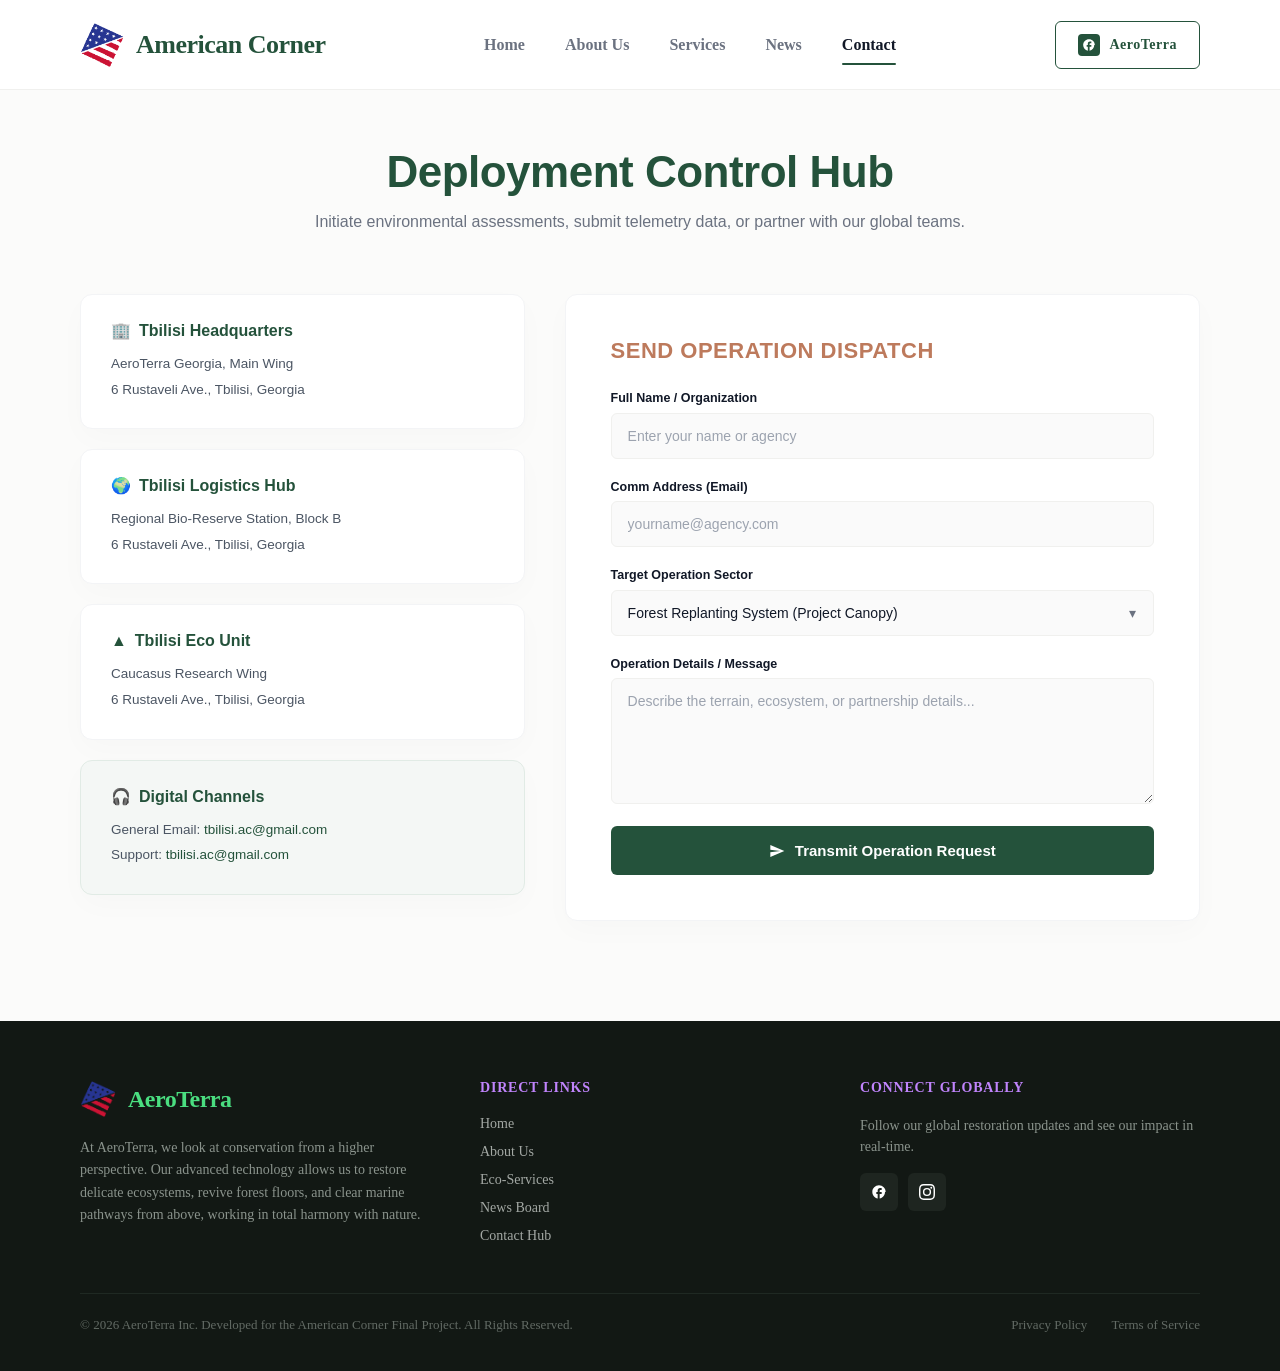
<file: Pages/Contact.html>
<!doctype html>
<html lang="en">
  <head>
    <meta charset="UTF-8" />
    <meta name="viewport" content="width=device-width, initial-scale=1.0" />
    <title>Deployment Control Hub - AeroTerra</title>
    <link rel="stylesheet" href="/style/reset.css" />
    <link rel="stylesheet" href="/style/style.css" />
  </head>
  <body>
    <nav class="navbar">
      <div class="logo-container" onclick="window.location.href = '/'">
        <img
          src="/images/amspaces_logo_mark.png"
          alt="Logo"
          class="logo-icon"
        />
        <span class="logo-text">American Corner</span>
      </div>

      <ul class="nav-links">
        <li><a href="/">Home</a></li>
        <li><a href="/Pages/About.html">About Us</a></li>
        <li><a href="/Pages/services.html">Services</a></li>
        <li><a href="/Pages/News.html">News</a></li>
        <li><a href="/Pages/Contact.html" class="active">Contact</a></li>
      </ul>

      <a
        href="https://www.facebook.com/AmericanCornerTbilisi"
        class="cta-button"
        target="_blank"
        rel="noopener noreferrer"
      >
        <div class="ts-icon">
          <svg viewBox="0 0 24 24" fill="currentColor">
            <path
              d="M22 12c0-5.52-4.48-10-10-10S2 6.48 2 12c0 4.84 3.44 8.87 8 9.8V15H8v-3h2V9.5C10 7.57 11.57 6 13.5 6H16v3h-2c-.55 0-1 .45-1 1v2h3v3h-3v6.8c4.56-.93 8-4.96 8-9.8z"
            />
          </svg>
        </div>
        AeroTerra
      </a>
    </nav>

    <main>
      <section class="contact-hero">
        <h1 class="contact-main-title">Deployment Control Hub</h1>
        <p class="contact-subtitle">
          Initiate environmental assessments, submit telemetry data, or partner
          with our global teams.
        </p>
      </section>

      <div class="contact-layout-container">
        <section class="contact-info-cards">
          <div class="info-card-block">
            <h2 class="card-branch-title">
              <span class="card-icon-emoji">🏢</span> Tbilisi Headquarters
            </h2>
            <p>AeroTerra Georgia, Main Wing</p>
            <p>6 Rustaveli Ave., Tbilisi, Georgia</p>
          </div>

          <div class="info-card-block">
            <h2 class="card-branch-title">
              <span class="card-icon-emoji">🌍</span> Tbilisi Logistics Hub
            </h2>
            <p>Regional Bio-Reserve Station, Block B</p>
            <p>6 Rustaveli Ave., Tbilisi, Georgia</p>
          </div>

          <div class="info-card-block">
            <h2 class="card-branch-title">
              <span class="card-icon-emoji">▲</span> Tbilisi Eco Unit
            </h2>
            <p>Caucasus Research Wing</p>
            <p>6 Rustaveli Ave., Tbilisi, Georgia</p>
          </div>

          <div class="info-card-block digital-channels-override">
            <h2 class="card-branch-title">
              <span class="card-icon-emoji">🎧</span> Digital Channels
            </h2>
            <p>
              <strong>General Email:</strong>
              <a href="mailto:tbilisi.ac@gmail.com">tbilisi.ac@gmail.com</a>
            </p>
            
            <p>
              <strong>Support:</strong>
              <a href="mailto:tbilisi.ac@gmail.com">tbilisi.ac@gmail.com</a>
            </p>
          </div>
        </section>

        <section class="contact-form-wrapper">
          <form class="dispatch-form" action="#" method="POST">
            <h2 class="form-main-title">SEND OPERATION DISPATCH</h2>

            <div class="form-input-group">
              <label for="orgName">Full Name / Organization</label>
              <input
                type="text"
                id="orgName"
                name="organization"
                placeholder="Enter your name or agency"
                required
              />
            </div>

            <div class="form-input-group">
              <label for="commEmail">Comm Address (Email)</label>
              <input
                type="type"
                id="commEmail"
                name="email"
                placeholder="yourname@agency.com"
                required
              />
            </div>

            <div class="form-input-group">
              <label for="opSector">Target Operation Sector</label>
              <div class="select-menu-wrapper">
                <select id="opSector" name="sector" required>
                  <option value="canopy">
                    Forest Replanting System (Project Canopy)
                  </option>
                  <option value="microplastic">
                    Ocean Microplastic Extractor
                  </option>
                  <option value="airlifting">Wildlife Airlifting Pods</option>
                  <option value="coral">Coral Canopy Scaffolds</option>
                  <option value="glacial">Glacial Stabilizer Arrays</option>
                  <option value="disaster">Post-Disaster Bio-Shields</option>
                </select>
              </div>
            </div>

            <div class="form-input-group">
              <label for="opDetails">Operation Details / Message</label>
              <textarea
                id="opDetails"
                name="details"
                rows="6"
                placeholder="Describe the terrain, ecosystem, or partnership details..."
                required
              ></textarea>
            </div>

            <button type="submit" class="transmit-dispatch-button">
              <svg
                class="transmit-icon-svg"
                viewBox="0 0 24 24"
                fill="currentColor"
              >
                <path d="M2.01 21L23 12 2.01 3 2 10l15 2-15 2z" />
              </svg>
              Transmit Operation Request
            </button>
          </form>
        </section>
      </div>
    </main>

    <footer class="footer-container">
      <div class="footer-top">
        <div class="footer-brand">
          <div class="footer-logo-row">
            <img
              src="/images/amspaces_logo_mark.png"
              alt="AeroTerra Logo"
              class="footer-logo-icon"
            />
            <span class="footer-logo-text">AeroTerra</span>
          </div>
          <p class="footer-description-text">
            At AeroTerra, we look at conservation from a higher perspective. Our
            advanced technology allows us to restore delicate ecosystems, revive
            forest floors, and clear marine pathways from above, working in
            total harmony with nature.
          </p>
        </div>

        <div class="footer-links-col">
          <h3 class="footer-heading">DIRECT LINKS</h3>
          <ul class="footer-links-list">
            <li><a href="#">Home</a></li>
            <li><a href="/Pages/About.html">About Us</a></li>
            <li><a href="/Pages/services.html">Eco-Services</a></li>
            <li><a href="/Pages/News.html">News Board</a></li>
            <li><a href="/Pages/Contact.html">Contact Hub</a></li>
          </ul>
        </div>

        <div class="footer-social-col">
          <h3 class="footer-heading">CONNECT GLOBALLY</h3>
          <p class="footer-social-text">
            Follow our global restoration updates and see our impact in
            real-time.
          </p>

          <div class="footer-social-icons">
            <a href="#" class="social-icon-btn" aria-label="Facebook">
              <svg viewBox="0 0 24 24" fill="currentColor">
                <path
                  d="M22 12c0-5.52-4.48-10-10-10S2 6.48 2 12c0 4.84 3.44 8.87 8 9.8V15H8v-3h2V9.5C10 7.57 11.57 6 13.5 6H16v3h-2c-.55 0-1 .45-1 1v2h3v3h-3v6.8c4.56-.93 8-4.96 8-9.8z"
                />
              </svg>
            </a>

            <a href="#" class="social-icon-btn" aria-label="Instagram">
              <svg viewBox="0 0 24 24" fill="currentColor">
                <path
                  d="M12 2.163c3.204 0 3.584.012 4.85.07 3.252.148 4.771 1.691 4.919 4.919.058 1.265.069 1.645.069 4.849 0 3.205-.012 3.584-.069 4.849-.149 3.225-1.664 4.771-4.919 4.919-1.266.058-1.644.07-4.85.07-3.204 0-3.584-.012-4.849-.07-3.26-.149-4.771-1.699-4.919-4.92-.058-1.265-.07-1.644-.07-4.849 0-3.204.013-3.583.07-4.849.149-3.227 1.664-4.771 4.919-4.919 1.266-.057 1.645-.069 4.849-.069zM12 0C8.741 0 8.333.014 7.053.072 2.695.272.273 2.69.073 7.051.014 8.333 0 8.741 0 12c0 3.259.014 3.668.072 4.948.2 4.358 2.618 6.78 6.98 6.98 1.281.058 1.689.072 4.948.072 3.259 0 3.668-.014 4.948-.072 4.354-.2 6.782-2.618 6.979-6.98.059-1.28.073-1.689.073-4.948 0-3.259-.014-3.667-.072-4.947-.196-4.354-2.617-6.78-6.979-6.98C15.668.014 15.259 0 12 0zm0 5.838a6.162 6.162 0 100 12.324 6.162 6.162 0 000-12.324zM12 16a4 4 0 110-8 4 4 0 010 8zm6.406-11.845a1.44 1.44 0 100 2.881 1.44 1.44 0 000-2.881z"
                />
              </svg>
            </a>
          </div>
        </div>
      </div>

      <hr class="footer-divider" />

      <div class="footer-bottom">
        <span class="copyright"
          >© 2026 AeroTerra Inc. Developed for the American Corner Final
          Project. All Rights Reserved.</span
        >
        <div class="legal-links">
          <a href="#">Privacy Policy</a>
          <a href="#">Terms of Service</a>
        </div>
      </div>
    </footer>
  </body>
</html>
</file>
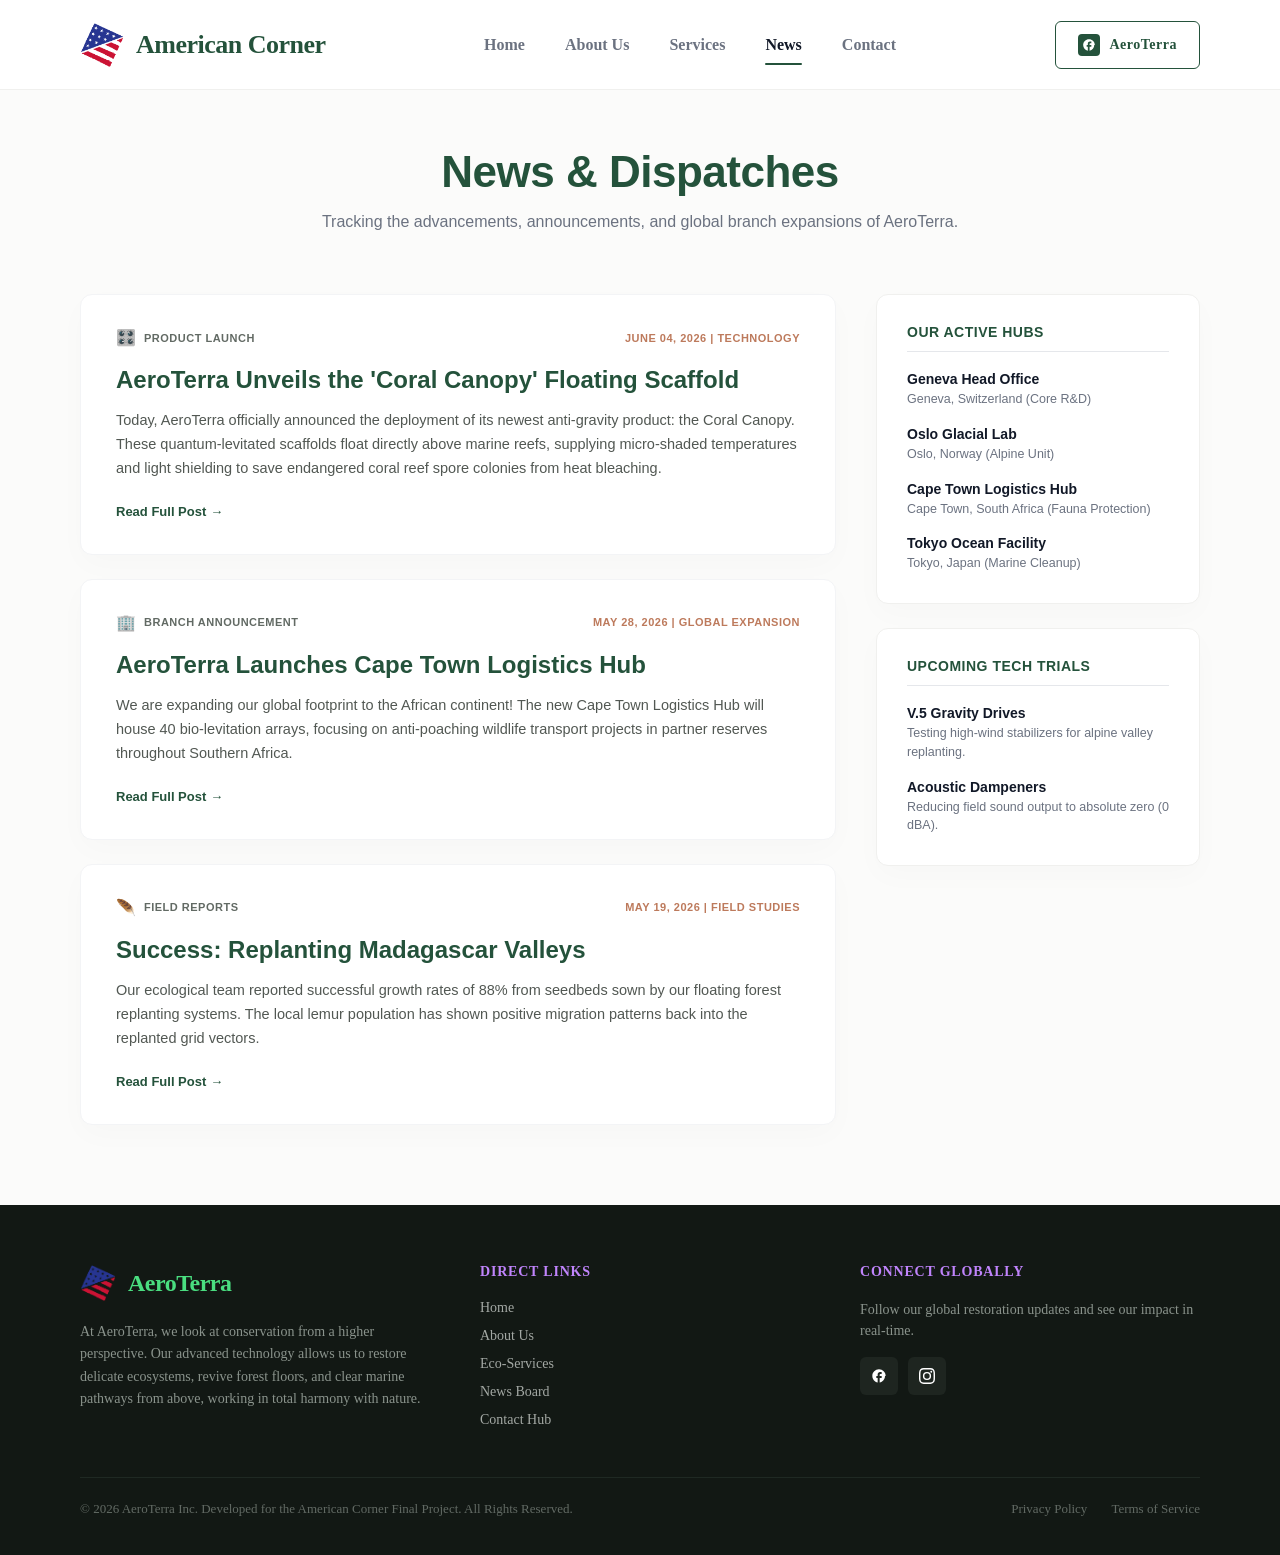
<file: Pages/News.html>
<!doctype html>
<html lang="en">
  <head>
    <meta charset="UTF-8" />
    <meta name="viewport" content="width=device-width, initial-scale=1.0" />
    <title>News & Dispatches - AeroTerra</title>
    <link rel="stylesheet" href="/style/reset.css" />
    <link rel="stylesheet" href="/style/style.css" />
  </head>
  <body>
    <nav class="navbar">
      <div class="logo-container" onclick="window.location.href = '/'">
        <img
          src="/images/amspaces_logo_mark.png"
          alt="Logo"
          class="logo-icon"
        />
        <span class="logo-text">American Corner</span>
      </div>

      <ul class="nav-links">
        <li><a href="/">Home</a></li>
        <li><a href="/Pages/About.html">About Us</a></li>
        <li><a href="/Pages/services.html">Services</a></li>
        <li><a href="/Pages/News.html" class="active">News</a></li>
        <li><a href="/Pages/Contact.html">Contact</a></li>
      </ul>

      <a
        href="https://www.facebook.com/AmericanCornerTbilisi"
        class="cta-button"
        target="_blank"
        rel="noopener noreferrer"
      >
        <div class="ts-icon">
          <svg viewBox="0 0 24 24" fill="currentColor">
            <path
              d="M22 12c0-5.52-4.48-10-10-10S2 6.48 2 12c0 4.84 3.44 8.87 8 9.8V15H8v-3h2V9.5C10 7.57 11.57 6 13.5 6H16v3h-2c-.55 0-1 .45-1 1v2h3v3h-3v6.8c4.56-.93 8-4.96 8-9.8z"
            />
          </svg>
        </div>
        AeroTerra
      </a>
    </nav>

    <main>
      <section class="news-hero">
        <h1 class="news-main-title">News & Dispatches</h1>
        <p class="news-subtitle">
          Tracking the advancements, announcements, and global branch expansions
          of AeroTerra.
        </p>
      </section>

      <div class="news-layout-container">
        <section class="news-feed-stream">
          <article class="news-card-entry">
            <div class="entry-meta-header">
              <div class="entry-badge-group">
                <span class="entry-icon">🎛️</span>
                <span class="entry-badge-text">PRODUCT LAUNCH</span>
              </div>
              <span class="entry-date-category"
                >JUNE 04, 2026 | TECHNOLOGY</span
              >
            </div>
            <h2 class="entry-title">
              AeroTerra Unveils the 'Coral Canopy' Floating Scaffold
            </h2>
            <p class="entry-excerpt">
              Today, AeroTerra officially announced the deployment of its newest
              anti-gravity product: the Coral Canopy. These quantum-levitated
              scaffolds float directly above marine reefs, supplying
              micro-shaded temperatures and light shielding to save endangered
              coral reef spore colonies from heat bleaching.
            </p>
            <a href="#" class="read-more-link"
              >Read Full Post <span class="arrow-transition">→</span></a
            >
          </article>

          <article class="news-card-entry">
            <div class="entry-meta-header">
              <div class="entry-badge-group">
                <span class="entry-icon">🏢</span>
                <span class="entry-badge-text">BRANCH ANNOUNCEMENT</span>
              </div>
              <span class="entry-date-category"
                >MAY 28, 2026 | GLOBAL EXPANSION</span
              >
            </div>
            <h2 class="entry-title">
              AeroTerra Launches Cape Town Logistics Hub
            </h2>
            <p class="entry-excerpt">
              We are expanding our global footprint to the African continent!
              The new Cape Town Logistics Hub will house 40 bio-levitation
              arrays, focusing on anti-poaching wildlife transport projects in
              partner reserves throughout Southern Africa.
            </p>
            <a href="#" class="read-more-link"
              >Read Full Post <span class="arrow-transition">→</span></a
            >
          </article>

          <article class="news-card-entry">
            <div class="entry-meta-header">
              <div class="entry-badge-group">
                <span class="entry-icon">🪶</span>
                <span class="entry-badge-text">FIELD REPORTS</span>
              </div>
              <span class="entry-date-category"
                >MAY 19, 2026 | FIELD STUDIES</span
              >
            </div>
            <h2 class="entry-title">Success: Replanting Madagascar Valleys</h2>
            <p class="entry-excerpt">
              Our ecological team reported successful growth rates of 88% from
              seedbeds sown by our floating forest replanting systems. The local
              lemur population has shown positive migration patterns back into
              the replanted grid vectors.
            </p>
            <a href="#" class="read-more-link"
              >Read Full Post <span class="arrow-transition">→</span></a
            >
          </article>
        </section>

        <aside class="news-sidebar-panel">
          <div class="sidebar-widget">
            <h3 class="widget-main-title">OUR ACTIVE HUBS</h3>
            <hr class="widget-title-line" />

            <div class="hub-location-item">
              <h4>Geneva Head Office</h4>
              <p>Geneva, Switzerland (Core R&D)</p>
            </div>

            <div class="hub-location-item">
              <h4>Oslo Glacial Lab</h4>
              <p>Oslo, Norway (Alpine Unit)</p>
            </div>

            <div class="hub-location-item">
              <h4>Cape Town Logistics Hub</h4>
              <p>Cape Town, South Africa (Fauna Protection)</p>
            </div>

            <div class="hub-location-item">
              <h4>Tokyo Ocean Facility</h4>
              <p>Tokyo, Japan (Marine Cleanup)</p>
            </div>
          </div>

          <div class="sidebar-widget">
            <h3 class="widget-main-title">UPCOMING TECH TRIALS</h3>
            <hr class="widget-title-line" />

            <div class="trial-info-item">
              <h4>V.5 Gravity Drives</h4>
              <p>Testing high-wind stabilizers for alpine valley replanting.</p>
            </div>

            <div class="trial-info-item">
              <h4>Acoustic Dampeners</h4>
              <p>Reducing field sound output to absolute zero (0 dBA).</p>
            </div>
          </div>
        </aside>
      </div>
    </main>

    <footer class="footer-container">
      <div class="footer-top">
        <div class="footer-brand">
          <div class="footer-logo-row">
            <img
              src="/images/amspaces_logo_mark.png"
              alt="AeroTerra Logo"
              class="footer-logo-icon"
            />
            <span class="footer-logo-text">AeroTerra</span>
          </div>
          <p class="footer-description-text">
            At AeroTerra, we look at conservation from a higher perspective. Our
            advanced technology allows us to restore delicate ecosystems, revive
            forest floors, and clear marine pathways from above, working in
            total harmony with nature.
          </p>
        </div>

        <div class="footer-links-col">
          <h3 class="footer-heading">DIRECT LINKS</h3>
          <ul class="footer-links-list">
            <li><a href="#">Home</a></li>
            <li><a href="/Pages/About.html">About Us</a></li>
            <li><a href="/Pages/services.html">Eco-Services</a></li>
            <li><a href="/Pages/News.html">News Board</a></li>
            <li><a href="/Pages/Contact.html">Contact Hub</a></li>
          </ul>
        </div>

        <div class="footer-social-col">
          <h3 class="footer-heading">CONNECT GLOBALLY</h3>
          <p class="footer-social-text">
            Follow our global restoration updates and see our impact in
            real-time.
          </p>

          <div class="footer-social-icons">
            <a href="#" class="social-icon-btn" aria-label="Facebook">
              <svg viewBox="0 0 24 24" fill="currentColor">
                <path
                  d="M22 12c0-5.52-4.48-10-10-10S2 6.48 2 12c0 4.84 3.44 8.87 8 9.8V15H8v-3h2V9.5C10 7.57 11.57 6 13.5 6H16v3h-2c-.55 0-1 .45-1 1v2h3v3h-3v6.8c4.56-.93 8-4.96 8-9.8z"
                />
              </svg>
            </a>

            <a href="#" class="social-icon-btn" aria-label="Instagram">
              <svg viewBox="0 0 24 24" fill="currentColor">
                <path
                  d="M12 2.163c3.204 0 3.584.012 4.85.07 3.252.148 4.771 1.691 4.919 4.919.058 1.265.069 1.645.069 4.849 0 3.205-.012 3.584-.069 4.849-.149 3.225-1.664 4.771-4.919 4.919-1.266.058-1.644.07-4.85.07-3.204 0-3.584-.012-4.849-.07-3.26-.149-4.771-1.699-4.919-4.92-.058-1.265-.07-1.644-.07-4.849 0-3.204.013-3.583.07-4.849.149-3.227 1.664-4.771 4.919-4.919 1.266-.057 1.645-.069 4.849-.069zM12 0C8.741 0 8.333.014 7.053.072 2.695.272.273 2.69.073 7.051.014 8.333 0 8.741 0 12c0 3.259.014 3.668.072 4.948.2 4.358 2.618 6.78 6.98 6.98 1.281.058 1.689.072 4.948.072 3.259 0 3.668-.014 4.948-.072 4.354-.2 6.782-2.618 6.979-6.98.059-1.28.073-1.689.073-4.948 0-3.259-.014-3.667-.072-4.947-.196-4.354-2.617-6.78-6.979-6.98C15.668.014 15.259 0 12 0zm0 5.838a6.162 6.162 0 100 12.324 6.162 6.162 0 000-12.324zM12 16a4 4 0 110-8 4 4 0 010 8zm6.406-11.845a1.44 1.44 0 100 2.881 1.44 1.44 0 000-2.881z"
                />
              </svg>
            </a>
          </div>
        </div>
      </div>

      <hr class="footer-divider" />

      <div class="footer-bottom">
        <span class="copyright"
          >© 2026 AeroTerra Inc. Developed for the American Corner Final
          Project. All Rights Reserved.</span
        >
        <div class="legal-links">
          <a href="#">Privacy Policy</a>
          <a href="#">Terms of Service</a>
        </div>
      </div>
    </footer>
  </body>
</html>
</file>
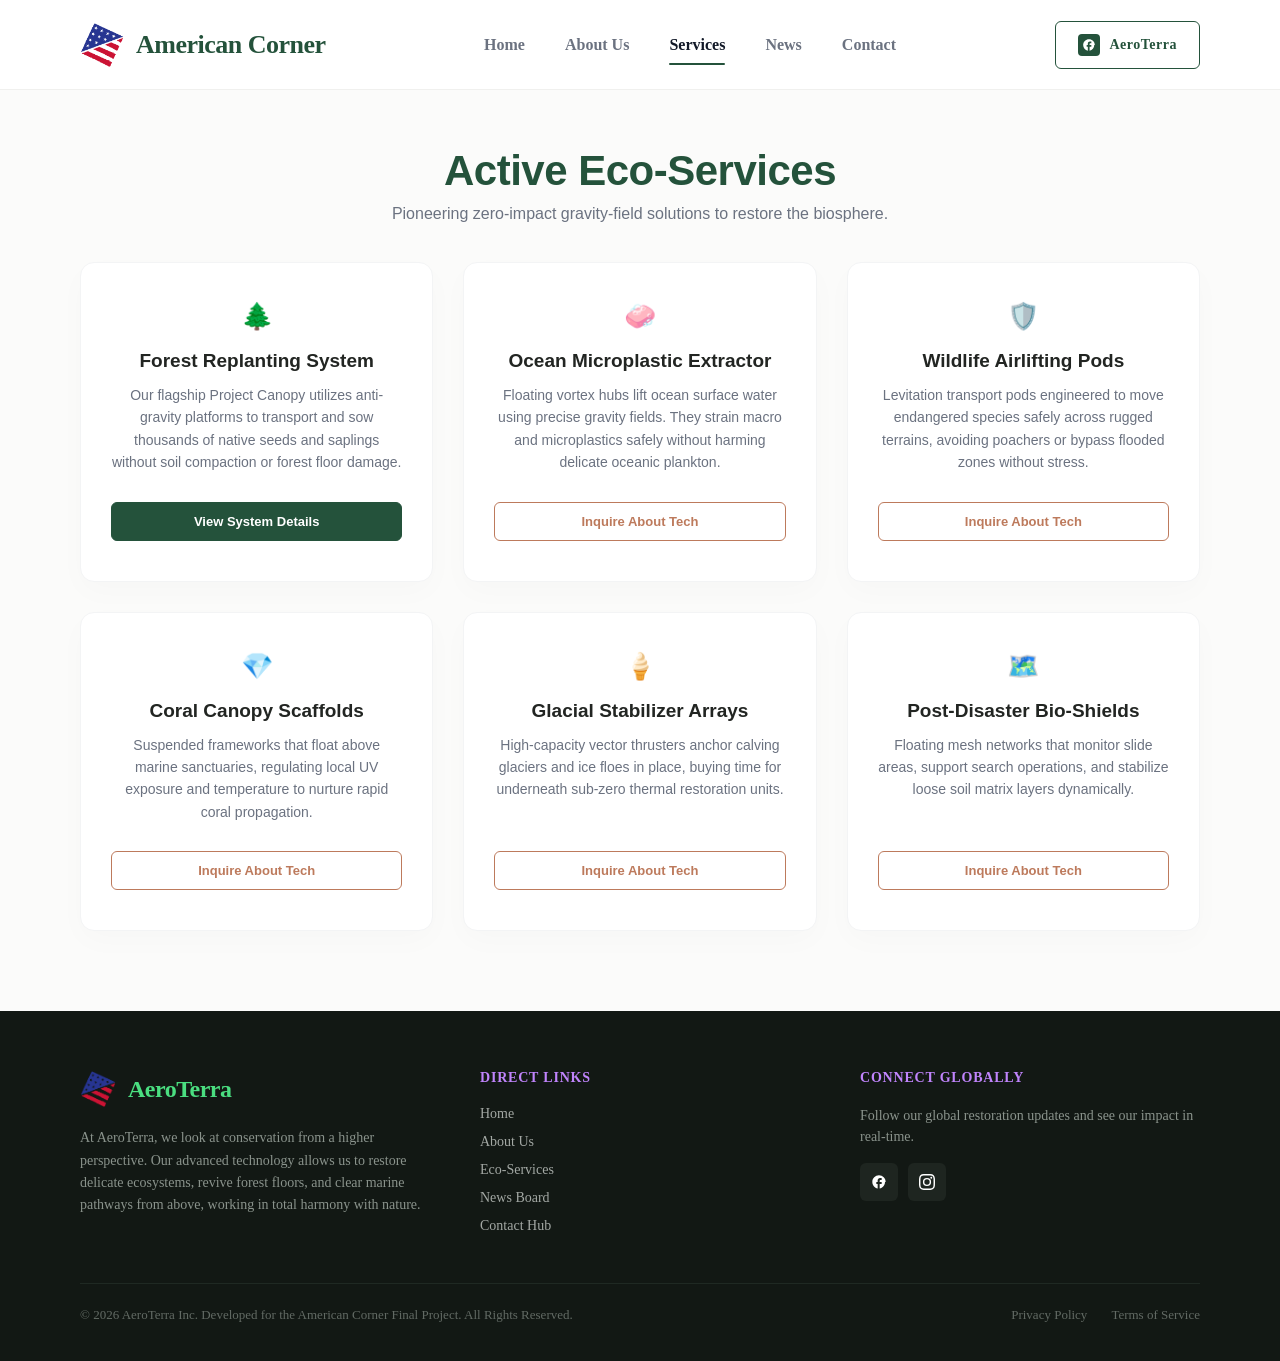
<file: Pages/services.html>
<!doctype html>
<html lang="en">
  <head>
    <meta charset="UTF-8" />
    <meta name="viewport" content="width=device-width, initial-scale=1.0" />
    <title>Active Eco-Services - AeroTerra</title>
    <link rel="stylesheet" href="/style/reset.css" />
    <link rel="stylesheet" href="/style/style.css" />
  </head>
  <body>
    <nav class="navbar">
      <div class="logo-container" onclick="window.location.href = '/'">
        <img
          src="/images/amspaces_logo_mark.png"
          alt="Logo"
          class="logo-icon"
        />
        <span class="logo-text">American Corner</span>
      </div>

      <ul class="nav-links">
        <li><a href="/">Home</a></li>
        <li><a href="/Pages/About.html">About Us</a></li>
        <li><a href="/Pages/services.html" class="active">Services</a></li>
        <li><a href="/Pages/News.html">News</a></li>
        <li><a href="/Pages/Contact.html">Contact</a></li>
      </ul>

      <a
        href="https://www.facebook.com/AmericanCornerTbilisi"
        class="cta-button"
        target="_blank"
        rel="noopener noreferrer"
      >
        <div class="ts-icon">
          <svg viewBox="0 0 24 24" fill="currentColor">
            <path
              d="M22 12c0-5.52-4.48-10-10-10S2 6.48 2 12c0 4.84 3.44 8.87 8 9.8V15H8v-3h2V9.5C10 7.57 11.57 6 13.5 6H16v3h-2c-.55 0-1 .45-1 1v2h3v3h-3v6.8c4.56-.93 8-4.96 8-9.8z"
            />
          </svg>
        </div>
        AeroTerra
      </a>
    </nav>

    <main>
      <section class="services-hero">
        <h1 class="services-main-title">Active Eco-Services</h1>
        <p class="services-subtitle">
          Pioneering zero-impact gravity-field solutions to restore the
          biosphere.
        </p>
      </section>

      <section class="services-container">
        <div class="services-grid">
          <article class="service-display-card">
            <div class="service-icon-wrapper">
              <span class="srv-icon">🌲</span>
            </div>
            <h3>Forest Replanting System</h3>
            <p>
              Our flagship Project Canopy utilizes anti-gravity platforms to
              transport and sow thousands of native seeds and saplings without
              soil compaction or forest floor damage.
            </p>
            <a href="/Pages/service-single.html" class="service-btn-primary"
              >View System Details</a
            >
          </article>

          <article class="service-display-card">
            <div class="service-icon-wrapper">
              <span class="srv-icon">🧼</span>
            </div>
            <h3>Ocean Microplastic Extractor</h3>
            <p>
              Floating vortex hubs lift ocean surface water using precise
              gravity fields. They strain macro and microplastics safely without
              harming delicate oceanic plankton.
            </p>
            <a href="/Pages/Contact.html" class="service-btn-secondary"
              >Inquire About Tech</a
            >
          </article>

          <article class="service-display-card">
            <div class="service-icon-wrapper">
              <span class="srv-icon">🛡️</span>
            </div>
            <h3>Wildlife Airlifting Pods</h3>
            <p>
              Levitation transport pods engineered to move endangered species
              safely across rugged terrains, avoiding poachers or bypass flooded
              zones without stress.
            </p>
            <a href="/Pages/Contact.html" class="service-btn-secondary"
              >Inquire About Tech</a
            >
          </article>

          <article class="service-display-card">
            <div class="service-icon-wrapper">
              <span class="srv-icon">💎</span>
            </div>
            <h3>Coral Canopy Scaffolds</h3>
            <p>
              Suspended frameworks that float above marine sanctuaries,
              regulating local UV exposure and temperature to nurture rapid
              coral propagation.
            </p>
            <a href="/Pages/Contact.html" class="service-btn-secondary"
              >Inquire About Tech</a
            >
          </article>

          <article class="service-display-card">
            <div class="service-icon-wrapper">
              <span class="srv-icon">🍦</span>
            </div>
            <h3>Glacial Stabilizer Arrays</h3>
            <p>
              High-capacity vector thrusters anchor calving glaciers and ice
              floes in place, buying time for underneath sub-zero thermal
              restoration units.
            </p>
            <a href="/Pages/Contact.html" class="service-btn-secondary"
              >Inquire About Tech</a
            >
          </article>

          <article class="service-display-card">
            <div class="service-icon-wrapper">
              <span class="srv-icon">🗺️</span>
            </div>
            <h3>Post-Disaster Bio-Shields</h3>
            <p>
              Floating mesh networks that monitor slide areas, support search
              operations, and stabilize loose soil matrix layers dynamically.
            </p>
            <a href="/Pages/Contact.html" class="service-btn-secondary"
              >Inquire About Tech</a
            >
          </article>
        </div>
      </section>
    </main>

    <footer class="footer-container">
      <div class="footer-top">
        <div class="footer-brand">
          <div class="footer-logo-row">
            <img
              src="/images/amspaces_logo_mark.png"
              alt="AeroTerra Logo"
              class="footer-logo-icon"
            />
            <span class="footer-logo-text">AeroTerra</span>
          </div>
          <p class="footer-description-text">
            At AeroTerra, we look at conservation from a higher perspective. Our
            advanced technology allows us to restore delicate ecosystems, revive
            forest floors, and clear marine pathways from above, working in
            total harmony with nature.
          </p>
        </div>

        <div class="footer-links-col">
          <h3 class="footer-heading">DIRECT LINKS</h3>
          <ul class="footer-links-list">
            <li><a href="#">Home</a></li>
            <li><a href="/Pages/About.html">About Us</a></li>
            <li><a href="/Pages/services.html">Eco-Services</a></li>
            <li><a href="/Pages/News.html">News Board</a></li>
            <li><a href="/Pages/Contact.html">Contact Hub</a></li>
          </ul>
        </div>

        <div class="footer-social-col">
          <h3 class="footer-heading">CONNECT GLOBALLY</h3>
          <p class="footer-social-text">
            Follow our global restoration updates and see our impact in
            real-time.
          </p>

          <div class="footer-social-icons">
            <a href="#" class="social-icon-btn" aria-label="Facebook">
              <svg viewBox="0 0 24 24" fill="currentColor">
                <path
                  d="M22 12c0-5.52-4.48-10-10-10S2 6.48 2 12c0 4.84 3.44 8.87 8 9.8V15H8v-3h2V9.5C10 7.57 11.57 6 13.5 6H16v3h-2c-.55 0-1 .45-1 1v2h3v3h-3v6.8c4.56-.93 8-4.96 8-9.8z"
                />
              </svg>
            </a>

            <a href="#" class="social-icon-btn" aria-label="Instagram">
              <svg viewBox="0 0 24 24" fill="currentColor">
                <path
                  d="M12 2.163c3.204 0 3.584.012 4.85.07 3.252.148 4.771 1.691 4.919 4.919.058 1.265.069 1.645.069 4.849 0 3.205-.012 3.584-.069 4.849-.149 3.225-1.664 4.771-4.919 4.919-1.266.058-1.644.07-4.85.07-3.204 0-3.584-.012-4.849-.07-3.26-.149-4.771-1.699-4.919-4.92-.058-1.265-.07-1.644-.07-4.849 0-3.204.013-3.583.07-4.849.149-3.227 1.664-4.771 4.919-4.919 1.266-.057 1.645-.069 4.849-.069zM12 0C8.741 0 8.333.014 7.053.072 2.695.272.273 2.69.073 7.051.014 8.333 0 8.741 0 12c0 3.259.014 3.668.072 4.948.2 4.358 2.618 6.78 6.98 6.98 1.281.058 1.689.072 4.948.072 3.259 0 3.668-.014 4.948-.072 4.354-.2 6.782-2.618 6.979-6.98.059-1.28.073-1.689.073-4.948 0-3.259-.014-3.667-.072-4.947-.196-4.354-2.617-6.78-6.979-6.98C15.668.014 15.259 0 12 0zm0 5.838a6.162 6.162 0 100 12.324 6.162 6.162 0 000-12.324zM12 16a4 4 0 110-8 4 4 0 010 8zm6.406-11.845a1.44 1.44 0 100 2.881 1.44 1.44 0 000-2.881z"
                />
              </svg>
            </a>
          </div>
        </div>
      </div>

      <hr class="footer-divider" />

      <div class="footer-bottom">
        <span class="copyright"
          >© 2026 AeroTerra Inc. Developed for the American Corner Final
          Project. All Rights Reserved.</span
        >
        <div class="legal-links">
          <a href="#">Privacy Policy</a>
          <a href="#">Terms of Service</a>
        </div>
      </div>
    </footer>
  </body>
</html>
</file>
<file: style/style.css>
/* ==========================================================================
   GLOBAL CONFIGURATION
   ========================================================================== */
* {
  margin: 0;
  padding: 0;
  box-sizing: border-box; /* Ensures padding doesn't break element sizes */
  font-family: "Segoe UI", Tahoma, Geneva, Verdana, sans-serif;
}

body {
  background-color: #fbfbfa;
  min-height: 100vh;
}

/* ==========================================================================
   NAVBAR STYLE
   ========================================================================== */
.navbar {
  position: sticky;
  top: 0;
  z-index: 100;
  background-color: #ffffff;
  height: 90px;
  padding: 0 80px;
  border-bottom: 1px solid #f0f0ee;
  display: flex;
  justify-content: space-between;
  align-items: center;
}

.logo-container {
  display: flex;
  align-items: center;
  gap: 12px;
  cursor: pointer;
}

.logo-icon {
  width: 44px;
  height: 44px;
  object-fit: contain;
  border-radius: 10px;
  transition: transform 0.3s ease;
}

.logo-container:hover .logo-icon {
  transform: scale(1.05);
}

.logo-text {
  font-size: 26px;
  font-weight: 700;
  color: #24523b;
  letter-spacing: -0.5px;
}

.nav-links {
  display: flex;
  list-style: none;
  gap: 40px;
}

.nav-links a {
  text-decoration: none;
  color: #6b7280;
  font-size: 16px;
  font-weight: 600;
  padding: 8px 0;
  position: relative;
  transition: color 0.2s ease;
}

.nav-links a:hover {
  color: #24523b;
}

.nav-links a.active {
  color: #111827;
  font-weight: 700;
}

/* Underline Animation Effect on Link Hover */
.nav-links a::after {
  content: "";
  position: absolute;
  bottom: -4px;
  left: 0;
  width: 100%;
  height: 2px;
  background-color: #24523b;
  border-radius: 2px;
  transform: scaleX(0);
  transition: transform 0.25s ease-in-out;
}

.nav-links a.active::after,
.nav-links a:hover::after {
  transform: scaleX(1);
}

/* Navigation Call To Action button */
.cta-button {
  display: flex;
  align-items: center;
  gap: 10px;
  border: 1px solid #24523b;
  color: #24523b;
  background: transparent;
  padding: 12px 22px;
  font-size: 14px;
  font-weight: 700;
  letter-spacing: 0.5px;
  border-radius: 6px;
  text-decoration: none;
  transition: all 0.25s ease;
}

.ts-icon {
  display: inline-flex;
  align-items: center;
  justify-content: center;
  background-color: #24523b;
  color: #ffffff;
  width: 22px;
  height: 22px;
  border-radius: 4px;
}

.ts-icon svg {
  width: 14px;
  height: 14px;
}

.cta-button:hover {
  background-color: rgba(36, 82, 59, 0.05);
  box-shadow: 0 2px 8px rgba(36, 82, 59, 0.15);
}

/* ==========================================================================
   HERO SECTION STYLE
   ========================================================================== */
.hero-container {
  max-width: 1280px;
  margin: 80px auto;
  padding: 0 80px;
  display: flex;
  align-items: center;
  justify-content: space-between;
  gap: 60px;
}

.hero-left {
  flex: 1.2;
  max-width: 620px;
}

.hero-badge {
  display: inline-block;
  border: 1px solid #24523b;
  color: #24523b;
  font-size: 11px;
  font-weight: 600;
  letter-spacing: 0.5px;
  padding: 6px 14px;
  border-radius: 4px;
  margin-bottom: 28px;
  background-color: rgba(36, 82, 59, 0.04);
}

.hero-title {
  font-size: 52px;
  font-weight: 800;
  color: #222522;
  line-height: 1.15;
  margin-bottom: 24px;
  letter-spacing: -1px;
}

.highlight-text {
  color: #24523b;
}

.hero-description {
  font-size: 16px;
  line-height: 1.65;
  color: #525853;
  margin-bottom: 40px;
}

.hero-buttons {
  display: flex;
  gap: 16px;
}

.btn-primary {
  display: inline-block;
  background-color: #24523b;
  color: #ffffff;
  text-decoration: none;
  font-size: 15px;
  font-weight: 700;
  padding: 14px 32px;
  border-radius: 6px;
  transition: all 0.2s ease;
  border: 1px solid #24523b;
}

.btn-primary:hover {
  background-color: #1b3d2c;
  border-color: #1b3d2c;
  box-shadow: 0 4px 12px rgba(36, 82, 59, 0.15);
}

.btn-secondary {
  display: inline-block;
  border: 1px solid #24523b;
  color: #24523b;
  text-decoration: none;
  font-size: 15px;
  font-weight: 700;
  padding: 14px 32px;
  border-radius: 6px;
  transition: all 0.2s ease;
  background-color: transparent;
}

.btn-secondary:hover {
  background-color: rgba(36, 82, 59, 0.04);
}

.hero-right {
  flex: 0.8;
  display: flex;
  justify-content: flex-end;
}

/* Organic circular shape border-radius */
.blob-image-wrapper {
  width: 100%;
  max-width: 480px;
  height: 440px;
  overflow: hidden;
  box-shadow: 0 20px 40px rgba(0, 0, 0, 0.06);
  border-radius: 42% 58% 50% 50% / 55% 45% 55% 45%;
  transition: border-radius 0.6s ease-in-out;
}

.blob-image {
  width: 100%;
  height: 100%;
  object-fit: cover;
  transition: transform 0.6s ease;
}

.blob-image-wrapper:hover {
  border-radius: 50% 50% 42% 58% / 45% 55% 45% 55%;
}

.blob-image-wrapper:hover .blob-image {
  transform: scale(1.03);
}

/* ==========================================================================
   FOOTER STYLE (Dark theme from screenshot)
   ========================================================================== */
.footer-container {
  background-color: #121814; /* Dark eco-background color */
  padding: 60px 80px 40px 80px;
  color: #9ca3af;
}

/* Keeps the three main groups neatly spaced side-by-side */
.footer-top {
  max-width: 1280px;
  margin: 0 auto;
  display: flex;
  justify-content: space-between;
  align-items: flex-start;
  gap: 40px;
}

/* 1. Left Brand Column styles */
.footer-brand {
  flex: 1.2;
  max-width: 360px;
}

.footer-logo-row {
  display: flex;
  align-items: center;
  gap: 12px;
  margin-bottom: 20px;
}

.footer-logo-icon {
  width: 36px;
  height: 36px;
  object-fit: contain;
  border-radius: 8px;
}

.footer-logo-text {
  font-size: 24px;
  font-weight: 700;
  color: #4ade80; /* Clean eco-green logo color */
  letter-spacing: -0.5px;
}

.footer-description-text {
  font-size: 14px;
  line-height: 1.6;
  color: #8a938c;
}

/* 2. Middle Column Heading styles */
.footer-heading {
  font-size: 14px;
  font-weight: 700;
  color: #c084fc; /* Tinted color for sub-headers */
  letter-spacing: 0.8px;
  margin-bottom: 20px;
}

.footer-links-col {
  flex: 0.8;
}

.footer-links-list {
  list-style: none;
  display: flex;
  flex-direction: column;
  gap: 12px;
}

.footer-links-list a {
  text-decoration: none;
  color: #a3a8a4;
  font-size: 14px;
  font-weight: 500;
  transition: color 0.2s ease;
}

.footer-links-list a:hover {
  color: #ffffff;
}

/* 3. Right Column Social networks layout */
.footer-social-col {
  flex: 1.2;
  max-width: 340px;
}

.footer-social-text {
  font-size: 14px;
  line-height: 1.5;
  color: #8a938c;
  margin-bottom: 16px;
}

.footer-social-icons {
  display: flex;
  gap: 10px;
}

.social-icon-btn {
  display: inline-flex;
  align-items: center;
  justify-content: center;
  width: 38px;
  height: 38px;
  background-color: #1e2520; /* Darker background square button box */
  color: #ffffff;
  border-radius: 6px;
  text-decoration: none;
  transition: all 0.2s ease;
}

.social-icon-btn svg {
  width: 16px;
  height: 16px;
}

.social-icon-btn:hover {
  background-color: #2e3a32;
  transform: translateY(-2px);
}

/* Bottom Row Layout (Copyright + Privacy links) */
.footer-divider {
  border: 0;
  height: 1px;
  background-color: #1f2923;
  max-width: 1280px;
  margin: 50px auto 24px auto;
}

.footer-bottom {
  max-width: 1280px;
  margin: 0 auto;
  display: flex;
  justify-content: space-between;
  align-items: center;
  font-size: 13px;
  color: #626a64;
}

.legal-links {
  display: flex;
  gap: 24px;
}

.legal-links a {
  color: #626a64;
  text-decoration: none;
  transition: color 0.2s ease;
}

.legal-links a:hover {
  color: #a3a8a4;
}

/* ==========================================================================
   ABOUT US PAGE STYLING
   ========================================================================== */

/* Hero Banner */
.about-hero {
  text-align: center;
  padding: 60px 80px 20px 80px;
  max-width: 1280px;
  margin: 0 auto;
}

.about-main-title {
  font-size: 48px;
  font-weight: 800;
  color: #24523b;
  margin-bottom: 16px;
  letter-spacing: -0.5px;
}

.about-subtitle {
  font-size: 18px;
  color: #6b7280;
  font-weight: 500;
}

/* History Content Story */
.about-story-container {
  max-width: 1280px;
  margin: 40px auto;
  padding: 0 80px;
  display: -webkit-box;
  display: -ms-flexbox;
  display: flex;
  gap: 60px;
}

.story-left {
  -webkit-box-flex: 1.3;
  -ms-flex: 1.3;
  flex: 1.3;
}

.about-section-heading {
  font-size: 32px;
  font-weight: 700;
  color: #222522;
  margin-bottom: 24px;
}

.story-paragraph {
  font-size: 15.5px;
  line-height: 1.7;
  color: #525853;
  margin-bottom: 20px;
}

.quote-text {
  font-style: italic;
  font-weight: 600;
  color: #24523b;
}

/* Pillars Sidebar Box */
.story-right-panel {
  -webkit-box-flex: 0.7;
  -ms-flex: 0.7;
  flex: 0.7;
  background-color: #ffffff;
  border-radius: 12px;
  padding: 30px;
  box-shadow: 0 10px 30px rgba(0, 0, 0, 0.02);
  align-self: flex-start;
  border: 1px solid #f0f0ee;
}

.panel-heading {
  font-size: 18px;
  font-weight: 700;
  color: #bd7a5c; /* Accent color from screenshot */
  margin-bottom: 20px;
}

.pillars-list {
  list-style: none;
  display: -webkit-box;
  display: -ms-flexbox;
  display: flex;
  flex-direction: column;
  gap: 20px;
}

.pillars-list li {
  font-size: 14px;
  line-height: 1.6;
  color: #525853;
  position: relative;
  padding-left: 20px;
}

/* Custom pseudo-element bullet markers */
.pillars-list li::before {
  content: "✦";
  position: absolute;
  left: 0;
  top: 0;
  color: #bd7a5c;
  font-size: 12px;
}

/* Brand Values Layout Grid */
.values-section {
  max-width: 1280px;
  margin: 60px auto;
  padding: 0 80px;
}

.values-grid {
  display: -ms-grid;
  display: grid;
  grid-template-columns: repeat(auto-fit, minmax(300px, 1fr));
  gap: 24px;
}

.value-card {
  background-color: #ffffff;
  padding: 30px;
  border-radius: 12px;
  box-shadow: 0 15px 35px rgba(0, 0, 0, 0.03);
  border: 1px solid #f3f4f6;
  -webkit-transition:
    -webkit-transform 0.3s cubic-bezier(0.25, 0.46, 0.45, 0.94),
    box-shadow 0.3s ease;
  transition:
    transform 0.3s cubic-bezier(0.25, 0.46, 0.45, 0.94),
    box-shadow 0.3s ease;
}

/* Pseudo hover effect elevation transition */
.value-card:hover {
  -webkit-transform: translateY(-6px);
  transform: translateY(-6px);
  box-shadow: 0 20px 40px rgba(36, 82, 59, 0.06);
}

.card-title-row {
  display: -webkit-box;
  display: -ms-flexbox;
  display: flex;
  align-items: center;
  gap: 12px;
  margin-bottom: 16px;
}

.card-icon {
  font-size: 20px;
}

.value-card h3 {
  font-size: 18px;
  font-weight: 700;
  color: #24523b;
}

.value-card p {
  font-size: 14px;
  line-height: 1.6;
  color: #6b7280;
}

/* Quality Control Metrics Module */
.qc-section {
  max-width: 1280px;
  margin: 80px auto;
  padding: 0 80px 40px 80px;
  text-align: center;
}

.qc-main-title {
  font-size: 32px;
  font-weight: 800;
  color: #24523b;
  letter-spacing: 0.5px;
  margin-bottom: 14px;
  position: relative;
  display: inline-block;
}

/* Underline border accent using pseudo element */
.qc-main-title::after {
  content: "";
  position: absolute;
  bottom: -6px;
  left: 25%;
  width: 50%;
  height: 2px;
  background-color: #bd7a5c;
}

.qc-subtitle {
  font-size: 15px;
  color: #6b7280;
  margin-top: 14px;
  margin-bottom: 50px;
}

.qc-dashboard-container {
  display: -webkit-box;
  display: -ms-flexbox;
  display: flex;
  gap: 40px;
  text-align: left;
}

.metrics-grid {
  -webkit-box-flex: 1;
  -ms-flex: 1;
  flex: 1;
  display: -ms-grid;
  display: grid;
  grid-template-columns: repeat(2, 1fr);
  gap: 20px;
}

.metric-box {
  background-color: #ffffff;
  padding: 35px 20px;
  border-radius: 12px;
  box-shadow: 0 10px 25px rgba(0, 0, 0, 0.02);
  text-align: center;
  border: 1px solid #f0f0ee;
}

.metric-number {
  font-size: 44px;
  font-weight: 800;
  color: #24523b;
  margin-bottom: 10px;
}

.metric-label {
  font-size: 11px;
  font-weight: 700;
  color: #626a64;
  letter-spacing: 0.5px;
}

/* Telemetry Analytics Canvas Area */
.telemetry-box {
  -webkit-box-flex: 1;
  -ms-flex: 1;
  flex: 1;
  background-color: #ffffff;
  border-radius: 12px;
  padding: 30px;
  box-shadow: 0 10px 25px rgba(0, 0, 0, 0.02);
  border: 1px solid #f0f0ee;
  display: -webkit-box;
  display: -ms-flexbox;
  display: flex;
  flex-direction: column;
}

.telemetry-header {
  display: -webkit-box;
  display: -ms-flexbox;
  display: flex;
  align-items: center;
  gap: 10px;
  margin-bottom: 12px;
}

.graph-icon {
  width: 22px;
  height: 22px;
  color: #111827;
}

.telemetry-header h4 {
  font-size: 13px;
  font-weight: 700;
  color: #626a64;
  letter-spacing: 0.5px;
}

.telemetry-box p {
  font-size: 13.5px;
  color: #6b7280;
  margin-bottom: 20px;
}

.telemetry-visual-wrapper {
  position: relative;
  width: 100%;
  -webkit-box-flex: 1;
  -ms-flex: 1;
  flex: 1;
  min-height: 180px;
  border-radius: 8px;
  overflow: hidden;
}

.telemetry-img {
  width: 100%;
  height: 100%;
  object-fit: cover;
  display: block;
}

/* High tech matrix alignment grid overlay layer */
.telemetry-grid-overlay {
  position: absolute;
  top: 0;
  left: 0;
  width: 100%;
  height: 100%;
  background: linear-gradient(rgba(36, 82, 59, 0.15), rgba(0, 0, 0, 0.2));
  border: 1px solid rgba(255, 255, 255, 0.1);
  pointer-events: none;
}

/* Responsive Structural Breakpoints */
@media (max-width: 992px) {
  .about-story-container,
  .qc-dashboard-container {
    flex-direction: column;
  }
  .story-right-panel,
  .telemetry-box {
    width: 100%;
  }
  .about-hero {
    padding: 40px 40px 10px 40px;
  }
  .about-story-container,
  .values-section,
  .qc-section {
    padding: 0 40px;
  }
}

@media (max-width: 576px) {
  .metrics-grid {
    grid-template-columns: 1fr;
  }
  .about-main-title {
    font-size: 34px;
  }
  .about-section-heading {
    font-size: 26px;
  }
}

/* ==========================================================================
   ACTIVE ECO-SERVICES STYLING
   ========================================================================== */

/* Header Area styling */
.services-hero {
  text-align: center;
  padding: 60px 80px 20px 80px;
  max-width: 1280px;
  margin: 0 auto;
}

.services-main-title {
  font-size: 42px;
  font-weight: 800;
  color: #24523b;
  margin-bottom: 14px;
  letter-spacing: -0.5px;
}

.services-subtitle {
  font-size: 16px;
  color: #6b7280;
  font-weight: 500;
}

/* Grid Wrapper Alignment */
.services-container {
  max-width: 1280px;
  margin: 20px auto 80px auto;
  padding: 0 80px;
}

.services-grid {
  display: -ms-grid;
  display: grid;
  grid-template-columns: repeat(auto-fit, minmax(320px, 1fr));
  gap: 30px;
}

/* Base Card UI Structure */
.service-display-card {
  background-color: #ffffff;
  border-radius: 14px;
  padding: 40px 30px;
  box-shadow: 0 10px 30px rgba(0, 0, 0, 0.02);
  border: 1px solid #f3f4f5;
  text-align: center;
  display: -webkit-box;
  display: -ms-flexbox;
  display: flex;
  flex-direction: column;
  -webkit-box-align: center;
  -ms-flex-align: center;
  align-items: center;
  -webkit-transition:
    -webkit-transform 0.3s cubic-bezier(0.25, 0.46, 0.45, 0.94),
    box-shadow 0.3s ease;
  transition:
    transform 0.3s cubic-bezier(0.25, 0.46, 0.45, 0.94),
    box-shadow 0.3s ease;
}

/* Soft Levitation Floating Card Hover Effect */
.service-display-card:hover {
  -webkit-transform: translateY(-8px);
  transform: translateY(-8px);
  box-shadow: 0 20px 45px rgba(36, 82, 59, 0.05);
}

/* Brown Accent Icons */
.service-icon-wrapper {
  margin-bottom: 22px;
  color: #bd7a5c;
  display: -webkit-inline-box;
  display: -ms-inline-flexbox;
  display: inline-flex;
}

.srv-icon {
  font-size: 26px;
}

.service-display-card h3 {
  font-size: 19px;
  font-weight: 700;
  color: #222522;
  margin-bottom: 14px;
}

.service-display-card p {
  font-size: 14px;
  line-height: 1.6;
  color: #6b7280;
  margin-bottom: 28px;
  -webkit-box-flex: 1;
  -ms-flex: 1;
  flex: 1; /* Pushes buttons to line up evenly */
}

/* View System Details Button (Card 1) */
.service-btn-primary {
  display: inline-block;
  width: 100%;
  text-align: center;
  text-decoration: none;
  font-size: 13px;
  font-weight: 700;
  padding: 12px 20px;
  border-radius: 6px;
  border: 1px solid #24523b;
  background-color: #24523b;
  color: #ffffff;
  -webkit-transition: all 0.2s ease;
  transition: all 0.2s ease;
}

.service-btn-primary:hover {
  background-color: #1b3d2c;
  border-color: #1b3d2c;
  box-shadow: 0 4px 12px rgba(36, 82, 59, 0.15);
}

/* Inquire About Tech Button (Cards 2-6) */
.service-btn-secondary {
  display: inline-block;
  width: 100%;
  text-align: center;
  text-decoration: none;
  font-size: 13px;
  font-weight: 700;
  padding: 12px 20px;
  border-radius: 6px;
  border: 1px solid #bd7a5c;
  color: #bd7a5c;
  background-color: transparent;
  -webkit-transition: all 0.2s ease;
  transition: all 0.2s ease;
}

.service-btn-secondary:hover {
  background-color: rgba(189, 122, 92, 0.04);
  box-shadow: 0 4px 12px rgba(189, 122, 92, 0.08);
}

/* Responsive Grid Adapters */
@media (max-width: 992px) {
  .services-hero {
    padding: 40px 40px 10px 40px;
  }
  .services-container {
    padding: 0 40px;
  }
}

@media (max-width: 768px) {
  .services-main-title {
    font-size: 32px;
  }
  .services-grid {
    grid-template-columns: 1fr;
  }
}

/* ==========================================================================
   NEWS & DISPATCHES STYLING
   ========================================================================== */

/* Main Header Typography positioning */
.news-hero {
  text-align: center;
  padding: 60px 80px 20px 80px;
  max-width: 1280px;
  margin: 0 auto;
}

.news-main-title {
  font-size: 44px;
  font-weight: 800;
  color: #24523b;
  margin-bottom: 16px;
  letter-spacing: -0.5px;
}

.news-subtitle {
  font-size: 16px;
  line-height: 1.5;
  color: #6b7280;
  max-width: 680px;
  margin: 0 auto;
}

/* Two-column Asymmetric Framework */
.news-layout-container {
  max-width: 1280px;
  margin: 40px auto 80px auto;
  padding: 0 80px;
  display: -webkit-box;
  display: -ms-flexbox;
  display: flex;
  gap: 40px;
}

/* Left stream properties */
.news-feed-stream {
  -webkit-box-flex: 1.4;
  -ms-flex: 1.4;
  flex: 1.4;
  display: -webkit-box;
  display: -ms-flexbox;
  display: flex;
  flex-direction: column;
  gap: 24px;
}

/* Right sidebar container elements */
.news-sidebar-panel {
  -webkit-box-flex: 0.6;
  -ms-flex: 0.6;
  flex: 0.6;
  display: -webkit-box;
  display: -ms-flexbox;
  display: flex;
  flex-direction: column;
  gap: 24px;
}

/* Article Feed Card layout properties */
.news-card-entry {
  background-color: #ffffff;
  border-radius: 12px;
  padding: 35px;
  box-shadow: 0 10px 30px rgba(0, 0, 0, 0.02);
  border: 1px solid #f3f4f6;
  -webkit-transition:
    -webkit-transform 0.3s cubic-bezier(0.25, 0.46, 0.45, 0.94),
    box-shadow 0.3s ease;
  transition:
    transform 0.3s cubic-bezier(0.25, 0.46, 0.45, 0.94),
    box-shadow 0.3s ease;
}

.news-card-entry:hover {
  -webkit-transform: translateY(-4px);
  transform: translateY(-4px);
  box-shadow: 0 15px 35px rgba(36, 82, 59, 0.04);
}

/* Custom Header row inside feeds */
.entry-meta-header {
  display: -webkit-box;
  display: -ms-flexbox;
  display: flex;
  -webkit-box-pack: justify;
  -ms-flex-pack: justify;
  justify-content: space-between;
  -webkit-box-align: center;
  -ms-flex-align: center;
  align-items: center;
  margin-bottom: 18px;
  gap: 15px;
  flex-wrap: wrap;
}

.entry-badge-group {
  display: -webkit-inline-box;
  display: -ms-inline-flexbox;
  display: inline-flex;
  -webkit-box-align: center;
  -ms-flex-align: center;
  align-items: center;
  gap: 8px;
}

.entry-icon {
  font-size: 16px;
  color: #111827;
}

.entry-badge-text {
  font-size: 11px;
  font-weight: 700;
  color: #626a64;
  letter-spacing: 0.5px;
}

.entry-date-category {
  font-size: 11px;
  font-weight: 700;
  color: #bd7a5c;
  letter-spacing: 0.5px;
}

.entry-title {
  font-size: 24px;
  font-weight: 700;
  color: #24523b;
  line-height: 1.3;
  margin-bottom: 14px;
}

.entry-excerpt {
  font-size: 14.5px;
  line-height: 1.65;
  color: #525853;
  margin-bottom: 22px;
}

/* Link Actions with sliding structural transitions */
.read-more-link {
  font-size: 13px;
  font-weight: 700;
  color: #24523b;
  text-decoration: none;
  display: -webkit-inline-box;
  display: -ms-inline-flexbox;
  display: inline-flex;
  -webkit-box-align: center;
  -ms-flex-align: center;
  align-items: center;
  gap: 4px;
  -webkit-transition: color 0.2s ease;
  transition: color 0.2s ease;
}

.arrow-transition {
  -webkit-transition: -webkit-transform 0.2s ease;
  transition: transform 0.2s ease;
}

.read-more-link:hover {
  color: #1b3d2c;
}

.read-more-link:hover .arrow-transition {
  -webkit-transform: translateX(4px);
  transform: translateX(4px);
}

/* Sidebar Box Configurations */
.sidebar-widget {
  background-color: #ffffff;
  border-radius: 12px;
  padding: 30px;
  box-shadow: 0 10px 30px rgba(0, 0, 0, 0.02);
  border: 1px solid #f0f0ee;
}

.widget-main-title {
  font-size: 14px;
  font-weight: 700;
  color: #24523b;
  letter-spacing: 0.5px;
}

.widget-title-line {
  border: 0;
  height: 1px;
  background-color: #e5e7eb;
  margin: 12px 0 20px 0;
}

/* Sub-items data wrappers */
.hub-location-item,
.trial-info-item {
  margin-bottom: 18px;
}

.hub-location-item:last-child,
.trial-info-item:last-child {
  margin-bottom: 0;
}

.hub-location-item h4,
.trial-info-item h4 {
  font-size: 14px;
  font-weight: 700;
  color: #111827;
  margin-bottom: 4px;
}

.hub-location-item p,
.trial-info-item p {
  font-size: 12.5px;
  line-height: 1.5;
  color: #6b7280;
}

/* Responsive Adaptive Viewports */
@media (max-width: 992px) {
  .news-layout-container {
    flex-direction: column;
  }
  .news-hero {
    padding: 40px 40px 10px 40px;
  }
  .news-layout-container {
    padding: 0 40px;
  }
}

@media (max-width: 576px) {
  .news-main-title {
    font-size: 32px;
  }
  .entry-title {
    font-size: 20px;
  }
  .entry-meta-header {
    flex-direction: column;
    align-items: flex-start;
    gap: 6px;
  }
}

/* ==========================================================================
   ABOUT US PAGE STYLING
   ========================================================================== */

/* Main Header Typography Positioning */
.about-hero {
  text-align: center;
  padding: 60px 80px 20px 80px;
  max-width: 1280px;
  margin: 0 auto;
}

.about-main-title {
  font-size: 44px;
  font-weight: 800;
  color: #24523b;
  margin-bottom: 16px;
  letter-spacing: -0.5px;
}

.about-subtitle {
  font-size: 16px;
  line-height: 1.5;
  color: #6b7280;
  max-width: 680px;
  margin: 0 auto;
}

/* Two-column Origin Framework */
.about-layout-container {
  max-width: 1280px;
  margin: 40px auto;
  padding: 0 80px;
  display: -webkit-box;
  display: -ms-flexbox;
  display: flex;
  gap: 50px;
}

/* Left Column: Origin Story Paragraphs */
.story-text-column {
  -webkit-box-flex: 1.2;
  -ms-flex: 1.2;
  flex: 1.2;
}

.story-text-column h2 {
  font-size: 28px;
  font-weight: 700;
  color: #24523b;
  margin-bottom: 20px;
  letter-spacing: -0.3px;
}

.story-text-column p {
  font-size: 14.5px;
  line-height: 1.7;
  color: #4b5563;
  margin-bottom: 18px;
}

.story-text-column em {
  font-style: italic;
  color: #111827;
  font-weight: 500;
}

/* Right Card: Pillars Sidebar Panel */
.pillars-sidebar-card {
  -webkit-box-flex: 0.8;
  -ms-flex: 0.8;
  flex: 0.8;
  background-color: #ffffff;
  border-radius: 12px;
  padding: 35px;
  box-shadow: 0 10px 30px rgba(0, 0, 0, 0.02);
  border: 1px solid #f3f4f6;
  align-self: flex-start;
}

.pillars-sidebar-card h3 {
  font-size: 16px;
  font-weight: 700;
  color: #bd7a5c;
  margin-bottom: 24px;
  letter-spacing: 0.3px;
}

.pillar-item {
  margin-bottom: 22px;
}

.pillar-item:last-child {
  margin-bottom: 0;
}

.pillar-item h4 {
  font-size: 14px;
  font-weight: 700;
  color: #111827;
  margin-bottom: 6px;
}

.pillar-item p {
  font-size: 13px;
  line-height: 1.6;
  color: #525853;
}

/* 3-Card Core Values Grid Layout */
.values-container {
  max-width: 1280px;
  margin: 30px auto 60px auto;
  padding: 0 80px;
}

.values-grid {
  display: grid;
  grid-template-columns: repeat(3, 1fr);
  gap: 24px;
}

.value-card {
  background-color: #ffffff;
  border-radius: 12px;
  padding: 35px 30px;
  box-shadow: 0 10px 30px rgba(0, 0, 0, 0.02);
  border: 1px solid #f3f4f6;
}

.val-title {
  font-size: 16px;
  font-weight: 700;
  margin-bottom: 14px;
  display: -webkit-box;
  display: -ms-flexbox;
  display: flex;
  -webkit-box-align: center;
  -ms-flex-align: center;
  align-items: center;
  gap: 8px;
}

.val-icon {
  font-size: 16px;
}

.green-accent {
  color: #24523b;
}
.brown-accent {
  color: #bd7a5c;
}
.orange-accent {
  color: #d97706;
}

.value-card p {
  font-size: 13px;
  line-height: 1.65;
  color: #525853;
}

/* Quality Control Metrics Module */
.qc-metrics-section {
  max-width: 1280px;
  margin: 80px auto 100px auto;
  padding: 0 80px;
  text-align: center;
}

.qc-section-title {
  font-size: 28px;
  font-weight: 800;
  color: #24523b;
  margin-bottom: 14px;
  letter-spacing: 0.5px;
}

.qc-section-subtitle {
  font-size: 14px;
  color: #6b7280;
  margin-bottom: 45px;
}

.qc-dashboard-layout {
  display: -webkit-box;
  display: -ms-flexbox;
  display: flex;
  gap: 40px;
  text-align: left;
}

/* Left Grid: 2x2 Dashboard Metrics cards */
.stats-box-grid {
  -webkit-box-flex: 1.1;
  -ms-flex: 1.1;
  flex: 1.1;
  display: grid;
  grid-template-columns: repeat(2, 1fr);
  gap: 20px;
}

.stat-card {
  background-color: #ffffff;
  border-radius: 10px;
  padding: 30px;
  border: 1px solid #f0f0ee;
  box-shadow: 0 10px 25px rgba(0, 0, 0, 0.01);
  display: -webkit-box;
  display: -ms-flexbox;
  display: flex;
  flex-direction: column;
  -webkit-box-pack: center;
  -ms-flex-pack: center;
  justify-content: center;
}

.stat-number {
  font-size: 38px;
  font-weight: 800;
  color: #24523b;
  line-height: 1.1;
  margin-bottom: 8px;
}

.stat-label {
  font-size: 11px;
  font-weight: 700;
  color: #6b7280;
  letter-spacing: 0.5px;
}

/* Right Panel: Stabilization Telemetry Box Override */
.graph-info-panel {
  -webkit-box-flex: 0.9;
  -ms-flex: 0.9;
  flex: 0.9;
  padding: 10px 0;
  display: -webkit-box;
  display: -ms-flexbox;
  display: flex;
  flex-direction: column;
  -webkit-box-pack: start;
  -ms-flex-pack: start;
  justify-content: flex-start;
}

.graph-meta-header {
  display: -webkit-box;
  display: -ms-flexbox;
  display: flex;
  -webkit-box-align: center;
  -ms-flex-align: center;
  align-items: center;
  gap: 10px;
  font-size: 12px;
  font-weight: 700;
  color: #24523b;
  letter-spacing: 0.5px;
  margin-bottom: 14px;
}

.graph-icon-svg {
  width: 22px;
  height: 22px;
  color: #111827;
}

.graph-info-panel p {
  font-size: 13.5px;
  line-height: 1.6;
  color: #525853;
  max-width: 400px;
}

/* Responsive Structural Break Matrix */
@media (max-width: 1024px) {
  .values-grid {
    grid-template-columns: 1fr;
  }
  .qc-dashboard-layout {
    flex-direction: column;
    gap: 30px;
  }
}

@media (max-width: 992px) {
  .about-layout-container {
    flex-direction: column;
    gap: 40px;
  }
  .about-hero,
  .about-layout-container,
  .values-container,
  .qc-metrics-section {
    padding-left: 40px;
    padding-right: 40px;
  }
}

@media (max-width: 576px) {
  .about-main-title {
    font-size: 32px;
  }
  .qc-section-title {
    font-size: 22px;
  }
  .stats-box-grid {
    grid-template-columns: 1fr;
  }
  .stat-number {
    font-size: 32px;
  }
}

/* ==========================================================================
   DEPLOYMENT CONTROL HUB STYLING (CONTACT)
   ========================================================================== */

/* Hero Text Alignment Container */
.contact-hero {
  text-align: center;
  padding: 60px 80px 20px 80px;
  max-width: 1280px;
  margin: 0 auto;
}

.contact-main-title {
  font-size: 44px;
  font-weight: 800;
  color: #24523b;
  margin-bottom: 16px;
  letter-spacing: -0.5px;
}

.contact-subtitle {
  font-size: 16px;
  line-height: 1.5;
  color: #6b7280;
  max-width: 680px;
  margin: 0 auto;
}

/* Master Balanced Layout Wrapper */
.contact-layout-container {
  max-width: 1280px;
  margin: 40px auto 100px auto;
  padding: 0 80px;
  display: -webkit-box;
  display: -ms-flexbox;
  display: flex;
  gap: 40px;
  -webkit-box-align: start;
  -ms-flex-align: start;
  align-items: flex-start;
}

/* Left Stack: Information Modules */
.contact-info-cards {
  -webkit-box-flex: 0.9;
  -ms-flex: 0.9;
  flex: 0.9;
  display: -webkit-box;
  display: -ms-flexbox;
  display: flex;
  flex-direction: column;
  gap: 20px;
}

.info-card-block {
  background-color: #ffffff;
  border-radius: 12px;
  padding: 28px 30px;
  box-shadow: 0 10px 30px rgba(0, 0, 0, 0.02);
  border: 1px solid #f3f4f6;
}

/* Green Background Card for Digital Channels */
.digital-channels-override {
  background-color: #f4f7f5;
  border: 1px solid #e1ebe5;
}

.card-branch-title {
  font-size: 16px;
  font-weight: 700;
  color: #24523b;
  margin-bottom: 14px;
  display: -webkit-box;
  display: -ms-flexbox;
  display: flex;
  -webkit-box-align: center;
  -ms-flex-align: center;
  align-items: center;
  gap: 8px;
}

.card-icon-emoji {
  font-size: 16px;
}

.info-card-block p {
  font-size: 13.5px;
  line-height: 1.6;
  color: #4b5563;
  margin-bottom: 4px;
}

.info-card-block p:last-of-type {
  margin-bottom: 0;
}

.info-card-block a {
  color: #24523b;
  text-decoration: none;
  font-weight: 500;
}

.info-card-block a:hover {
  text-decoration: underline;
}

.card-telephone-row {
  margin-top: 12px;
}

.card-telephone-row strong {
  color: #111827;
  font-weight: 700;
}

/* Right Panel: Console Form Area */
.contact-form-wrapper {
  -webkit-box-flex: 1.1;
  -ms-flex: 1.1;
  flex: 1.1;
  background-color: #ffffff;
  border-radius: 12px;
  padding: 45px;
  box-shadow: 0 10px 30px rgba(0, 0, 0, 0.02);
  border: 1px solid #f3f4f6;
}

.form-main-title {
  font-size: 22px;
  font-weight: 800;
  color: #bd7a5c;
  margin-bottom: 30px;
  letter-spacing: 0.5px;
}

/* Input Fields & Typography Controls */
.form-input-group {
  margin-bottom: 22px;
  display: -webkit-box;
  display: -ms-flexbox;
  display: flex;
  flex-direction: column;
  gap: 8px;
}

.form-input-group label {
  font-size: 12.5px;
  font-weight: 700;
  color: #111827;
}

.form-input-group input,
.form-input-group textarea,
.form-input-group select {
  width: 100%;
  background-color: #fafafa;
  border: 1px solid #f0f0ee;
  border-radius: 6px;
  padding: 14px 16px;
  font-size: 14px;
  color: #111827;
  outline: none;
  -webkit-transition:
    border-color 0.2s ease,
    background-color 0.2s ease;
  transition:
    border-color 0.2s ease,
    background-color 0.2s ease;
}

.form-input-group input::-webkit-input-placeholder,
.form-input-group textarea::-webkit-input-placeholder {
  color: #9ca3af;
}

.form-input-group input::placeholder,
.form-input-group textarea::placeholder {
  color: #9ca3af;
}

/* Field Focus Ring Properties */
.form-input-group input:focus,
.form-input-group textarea:focus,
.form-input-group select:focus {
  border-color: #24523b;
  background-color: #ffffff;
}

.form-input-group textarea {
  resize: vertical;
}

/* Select Element Wrapper Dropdown Customization */
.select-menu-wrapper {
  position: relative;
  width: 100%;
}

.form-input-group select {
  -webkit-appearance: none;
  -moz-appearance: none;
  appearance: none;
  cursor: pointer;
  padding-right: 40px;
}

/* Chevron indicator decoration */
.select-menu-wrapper::after {
  content: "▾";
  position: absolute;
  right: 18px;
  top: 50%;
  -webkit-transform: translateY(-50%);
  transform: translateY(-50%);
  font-size: 14px;
  color: #6b7280;
  pointer-events: none;
}

/* Transmit Request Button Action */
.transmit-dispatch-button {
  width: 100%;
  background-color: #24523b;
  color: #ffffff;
  border: none;
  border-radius: 6px;
  padding: 16px 20px;
  font-size: 15px;
  font-weight: 700;
  cursor: pointer;
  display: -webkit-box;
  display: -ms-flexbox;
  display: flex;
  -webkit-box-pack: center;
  -ms-flex-pack: center;
  justify-content: center;
  -webkit-box-align: center;
  -ms-flex-align: center;
  align-items: center;
  gap: 10px;
  margin-top: 10px;
  -webkit-transition:
    background-color 0.2s ease,
    -webkit-transform 0.1s ease;
  transition:
    background-color 0.2s ease,
    transform 0.1s ease;
}

.transmit-dispatch-button:hover {
  background-color: #1b3d2c;
}

.transmit-dispatch-button:active {
  -webkit-transform: scale(0.99);
  transform: scale(0.99);
}

.transmit-icon-svg {
  width: 16px;
  height: 16px;
}

/* Responsive Adaptive Viewports */
@media (max-width: 992px) {
  .contact-layout-container {
    flex-direction: column;
    padding: 0 40px;
  }
  .contact-hero {
    padding: 40px 40px 10px 40px;
  }
  .contact-info-cards,
  .contact-form-wrapper {
    width: 100%;
  }
}

@media (max-width: 576px) {
  .contact-main-title {
    font-size: 32px;
  }
  .contact-form-wrapper {
    padding: 25px;
  }
  .form-main-title {
    font-size: 18px;
    margin-bottom: 22px;
  }
}
</file>
